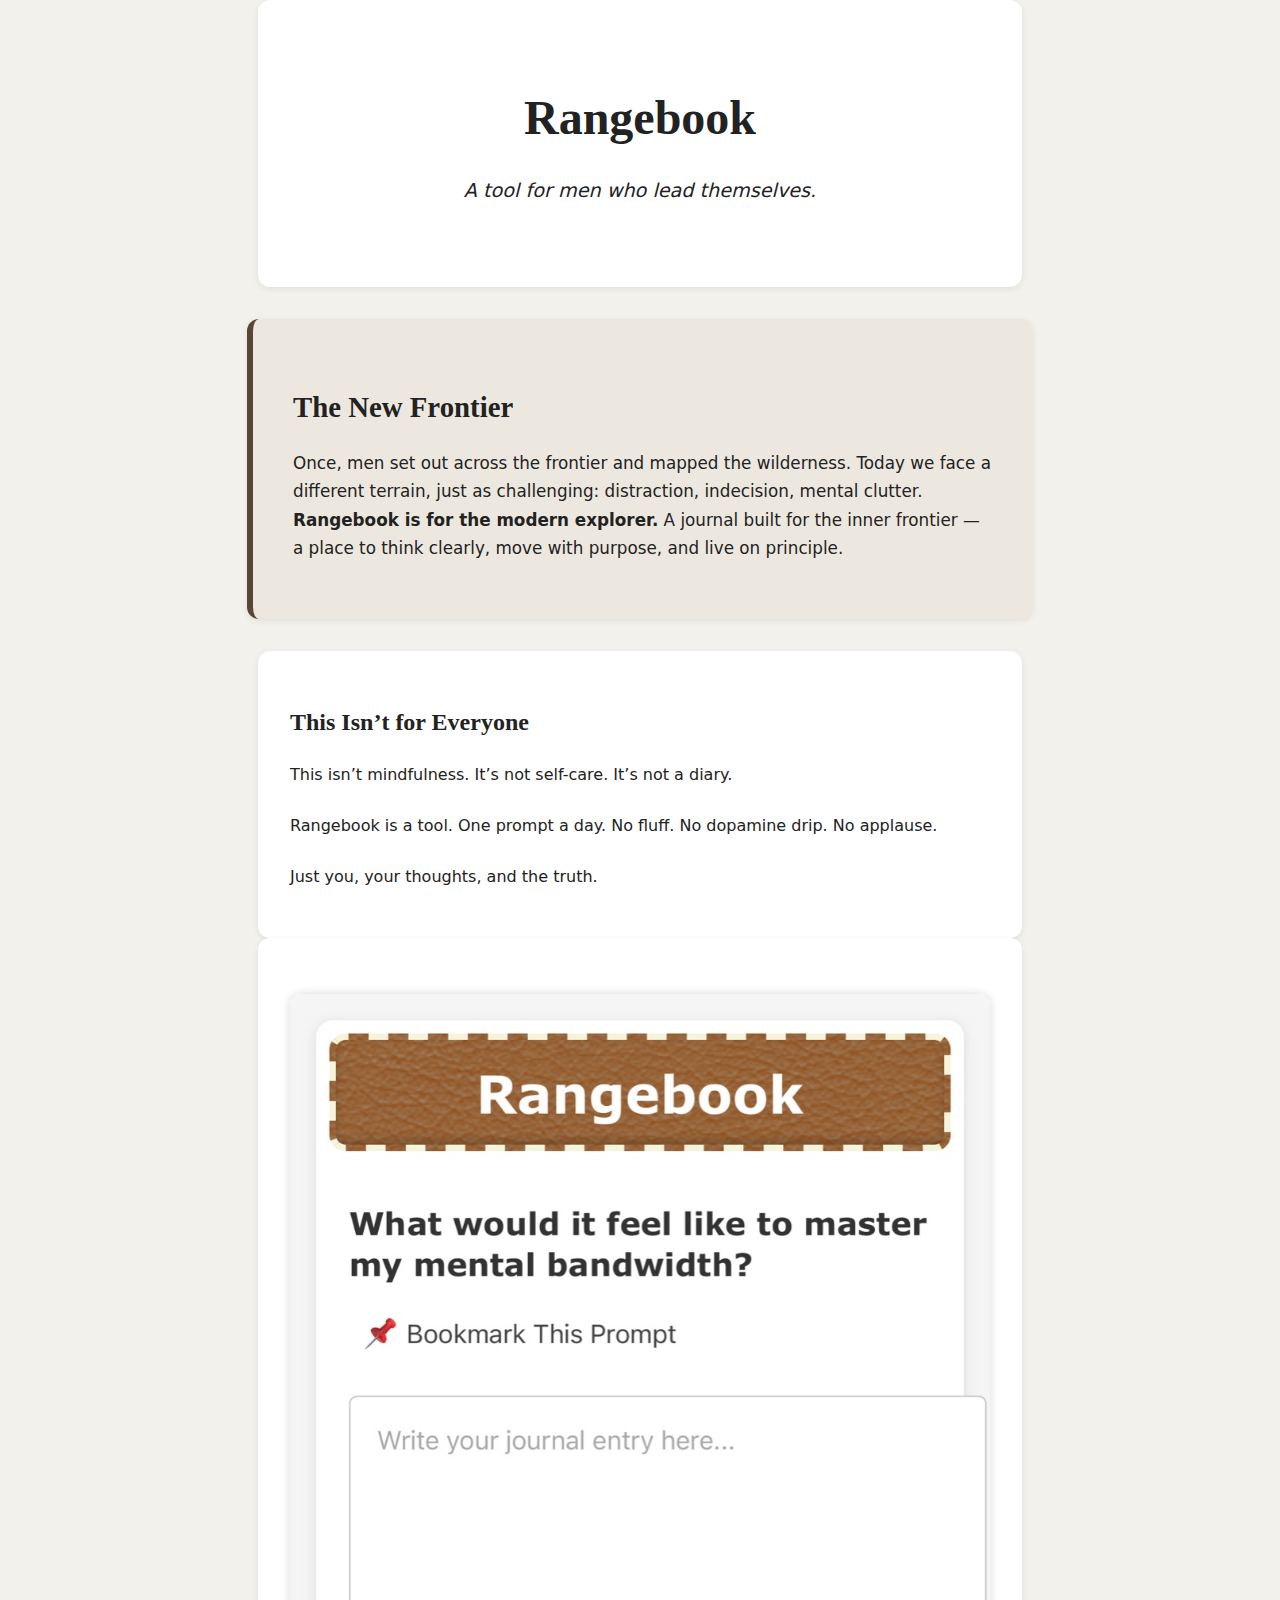
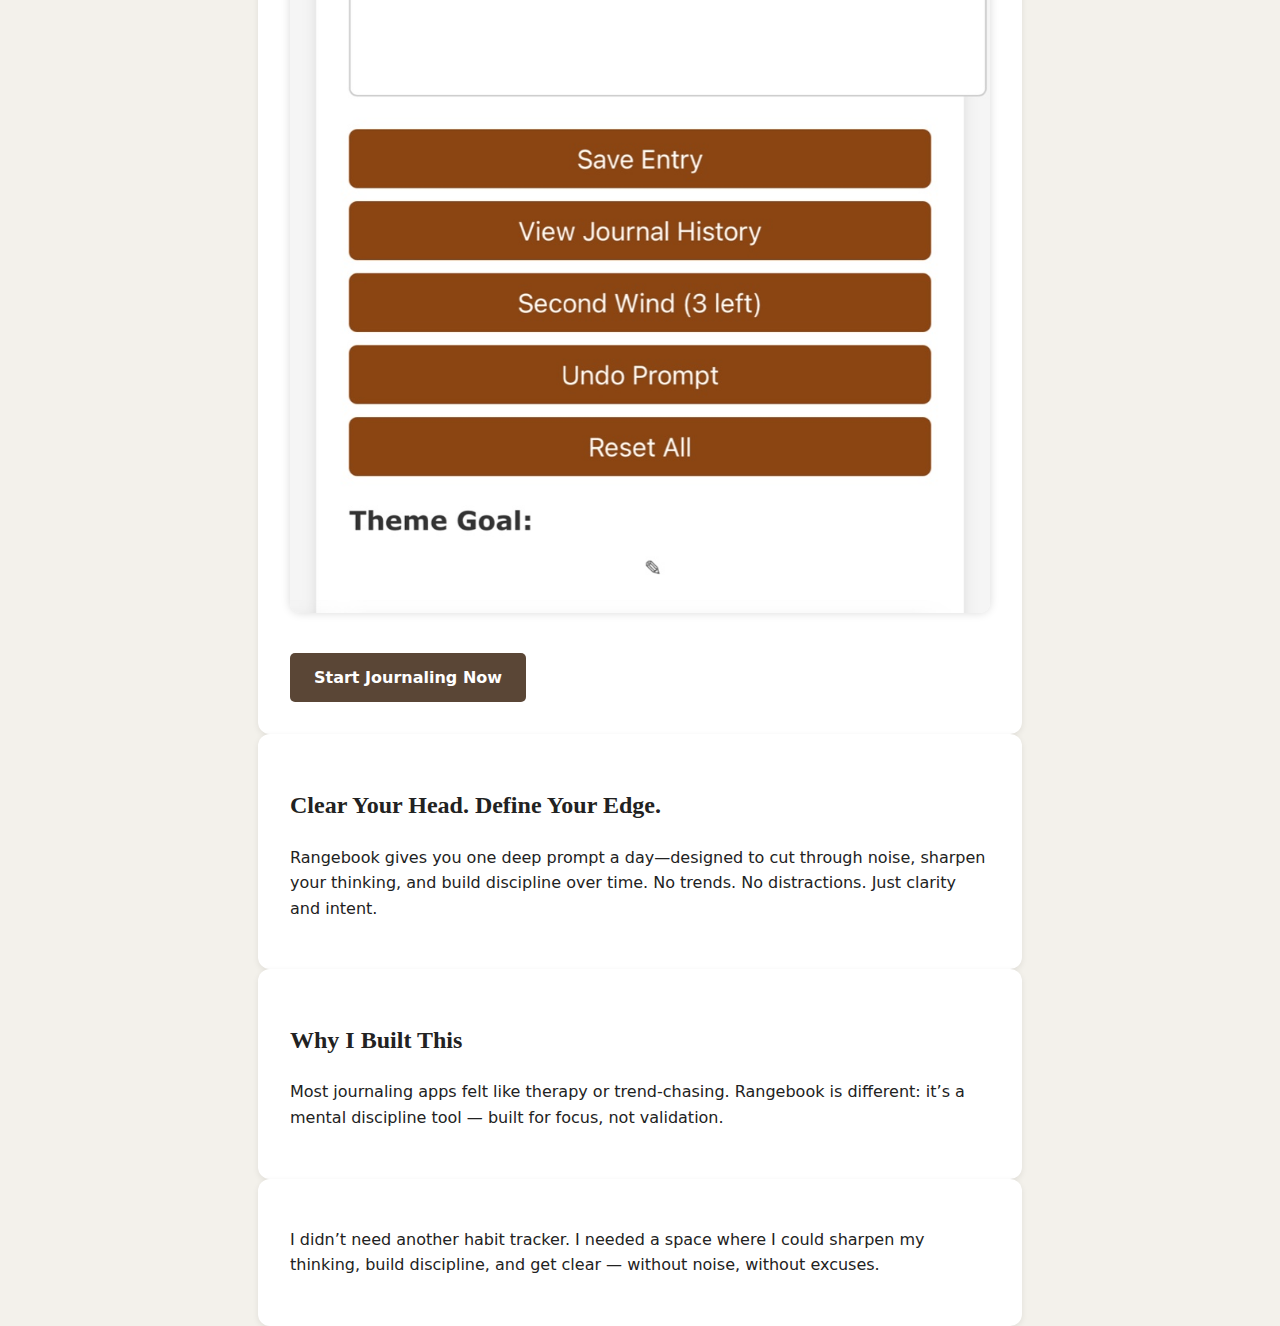
<file: landing/index.html>
<!DOCTYPE html>
<html lang="en">
  <head>
    <meta charset="UTF-8" />
    <meta name="viewport" content="width=device-width, initial-scale=1.0" />
    <title>Rangebook</title>
    <link rel="stylesheet" href="style.css" />
  </head>
  <body>
   <section class="hero">
  <h1>Rangebook</h1>
  <p class="tagline">A tool for men who lead themselves.</p>

</section>

<section class="the-story">
  <h2>The New Frontier</h2>
   <p>
    Once, men set out across the frontier and mapped the wilderness. Today we face a different terrain, just as challenging: distraction, indecision, mental clutter.  
    <strong>Rangebook is for the modern explorer.</strong> A journal built for the inner frontier — a place to think clearly, move with purpose, and live on principle.
  </p>
</section>
<section class="not-this">
  <h2>This Isn’t for Everyone</h2>
  <p>
    This isn’t mindfulness. It’s not self-care. It’s not a diary.
    <br><br>
    Rangebook is a tool. One prompt a day. No fluff. No dopamine drip. No applause.
    <br><br>
    Just you, your thoughts, and the truth.
  </p>
</section>

<section class="hero-image-wrapper">
  <img src="screenshot.jpg" alt="Rangebook app screenshot" class="hero-image" />
  <a href="/index.html" class="cta-button">Start Journaling Now</a>

</section>

   <section class="what-it-is">
  <h2>Clear Your Head. Define Your Edge.</h2>
  <p>Rangebook gives you one deep prompt a day—designed to cut through noise, sharpen your thinking, and build discipline over time. No trends. No distractions. Just clarity and intent.</p>
</section>

<section class="founder-note">
  <h2>Why I Built This</h2>
  <p>Most journaling apps felt like therapy or trend-chasing. Rangebook is different: it’s a mental discipline tool — built for focus, not validation.</p>
</section>

<section class="founder-statement">
  <p>
    I didn’t need another habit tracker. I needed a space where I could sharpen my thinking, build discipline, and get clear — without noise, without excuses.
  </p>
</section>
</file>
<file: landing/style.css>
body {
  font-family: 'Segoe UI', system-ui, sans-serif;
}

h1, h2 {
  font-family: Georgia, serif;
  font-weight: bold;
}

section {
  background-color: #fff;
  border-radius: 12px;
  padding: 2rem;
  margin: 2rem auto;
  box-shadow: 0 2px 6px rgba(0,0,0,0.08);
}

.final-cta {
  text-align: center;
  margin-bottom: 3rem;
}

ul li {
  margin-bottom: 0.5rem;
}
body {
  font-family: system-ui, sans-serif;
  background-color: #f3f1eb;
  color: #222;
  margin: 0;
  padding: 0;
  line-height: 1.6;
}

section {
  padding: 2rem;
  max-width: 700px;
  margin: auto;
}

.hero {
  text-align: center;
  padding-top: 3rem;
  padding-bottom: 3rem;
}

.hero h1 {
  font-size: 3rem;
  margin-bottom: 1rem;
  font-family: Georgia, serif;
}

.tagline {
  font-size: 1.2rem;
  margin-bottom: 2rem;
  font-style: italic;
}

.cta-button {
  background-color: #5a4636;
  color: white;
  padding: 0.75rem 1.5rem;
  text-decoration: none;
  border-radius: 5px;
  font-weight: bold;
  display: inline-block;
  margin-top: 1rem;
}

ul {
  padding-left: 1.5rem;
}
.hero-image {
  max-width: 100%;
  height: auto;
  border-radius: 10px;
  box-shadow: 0 0 10px rgba(0, 0, 0, 0.15);
  margin: 1.5rem auto;
  display: block;
}
.email-signup {
  text-align: center;
  margin-top: 3rem;
}

.email-signup input[type="email"] {
  padding: 0.75rem;
  width: 80%;
  max-width: 300px;
  border: 1px solid #ccc;
  border-radius: 6px;
  margin-top: 1rem;
  margin-bottom: 1rem;
}
.the-story {
  background-color: #ede8df;
  padding: 2.5rem;
  margin: 2rem auto;
  border-left: 6px solid #5a4636;
  font-size: 1.05rem;
  line-height: 1.7;
}
.the-story h2 {
  font-size: 1.8rem;
  margin-bottom: 1rem;
}
</file>
